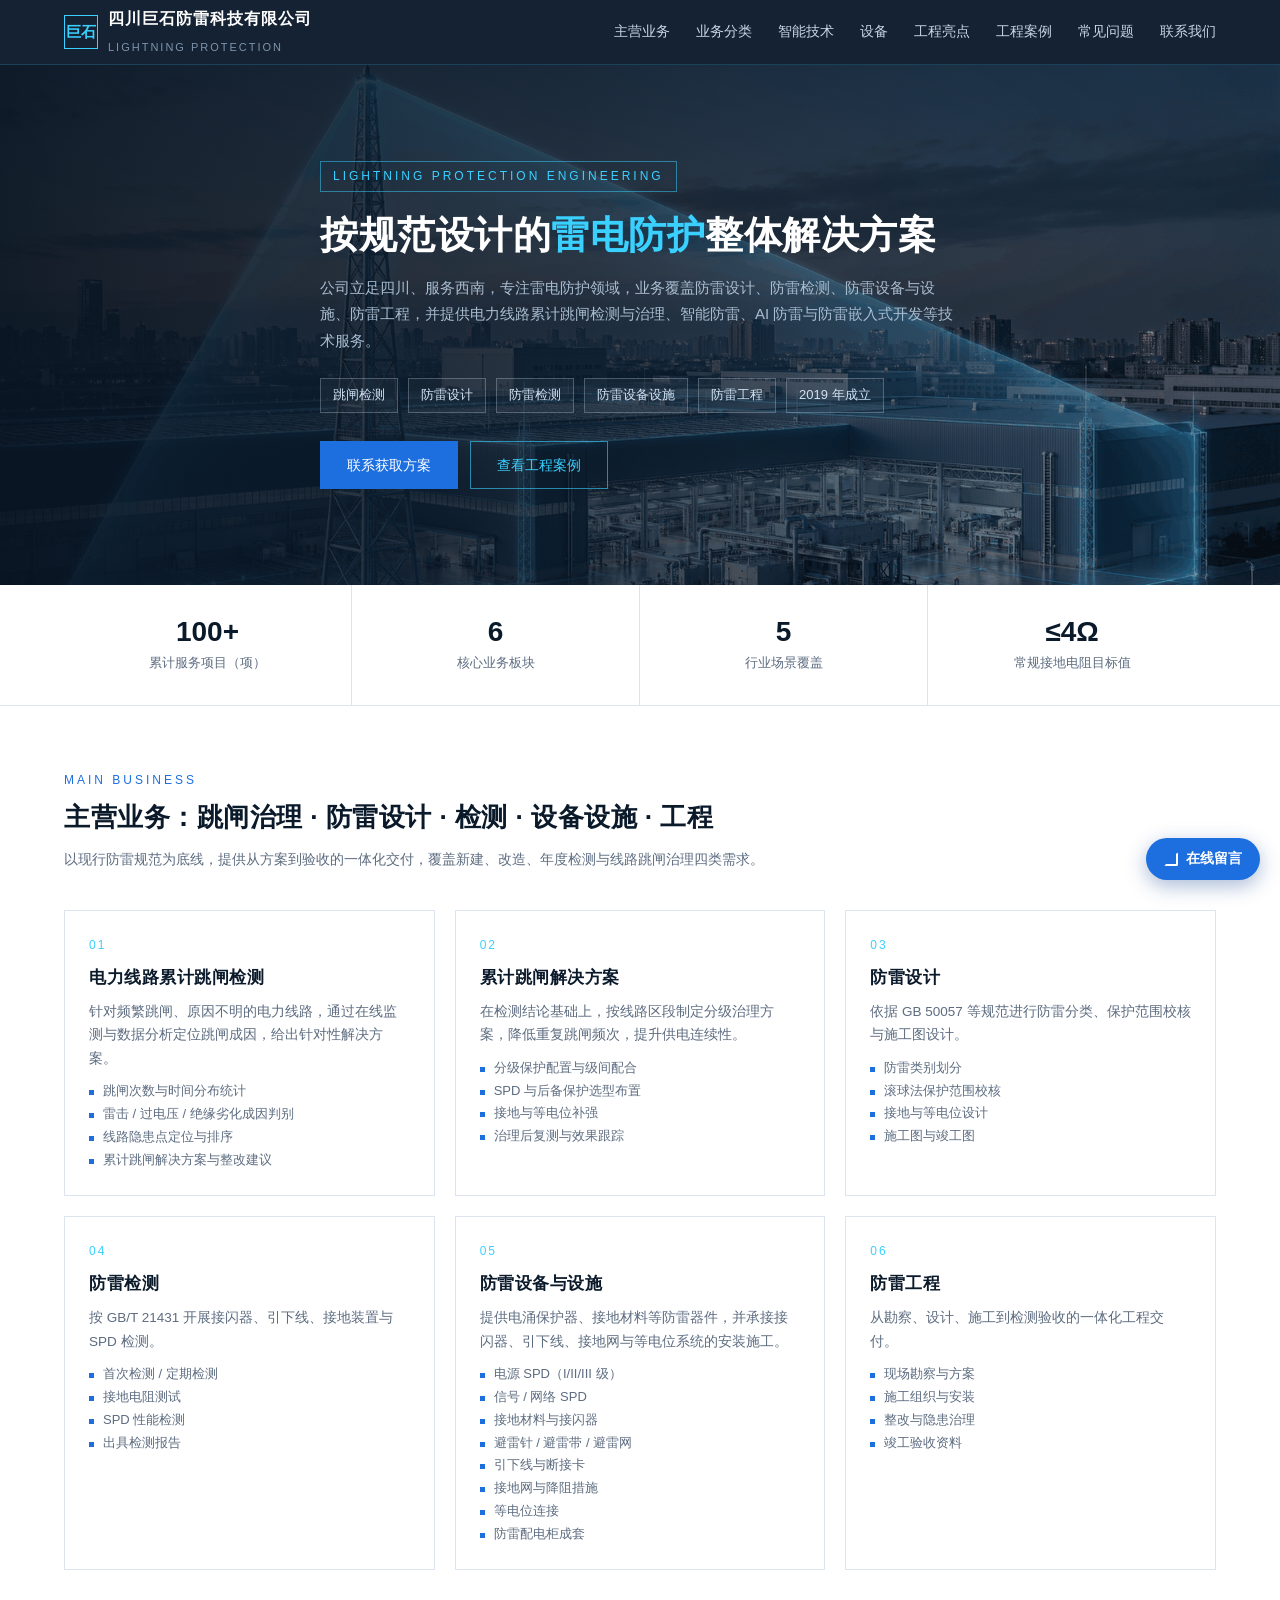
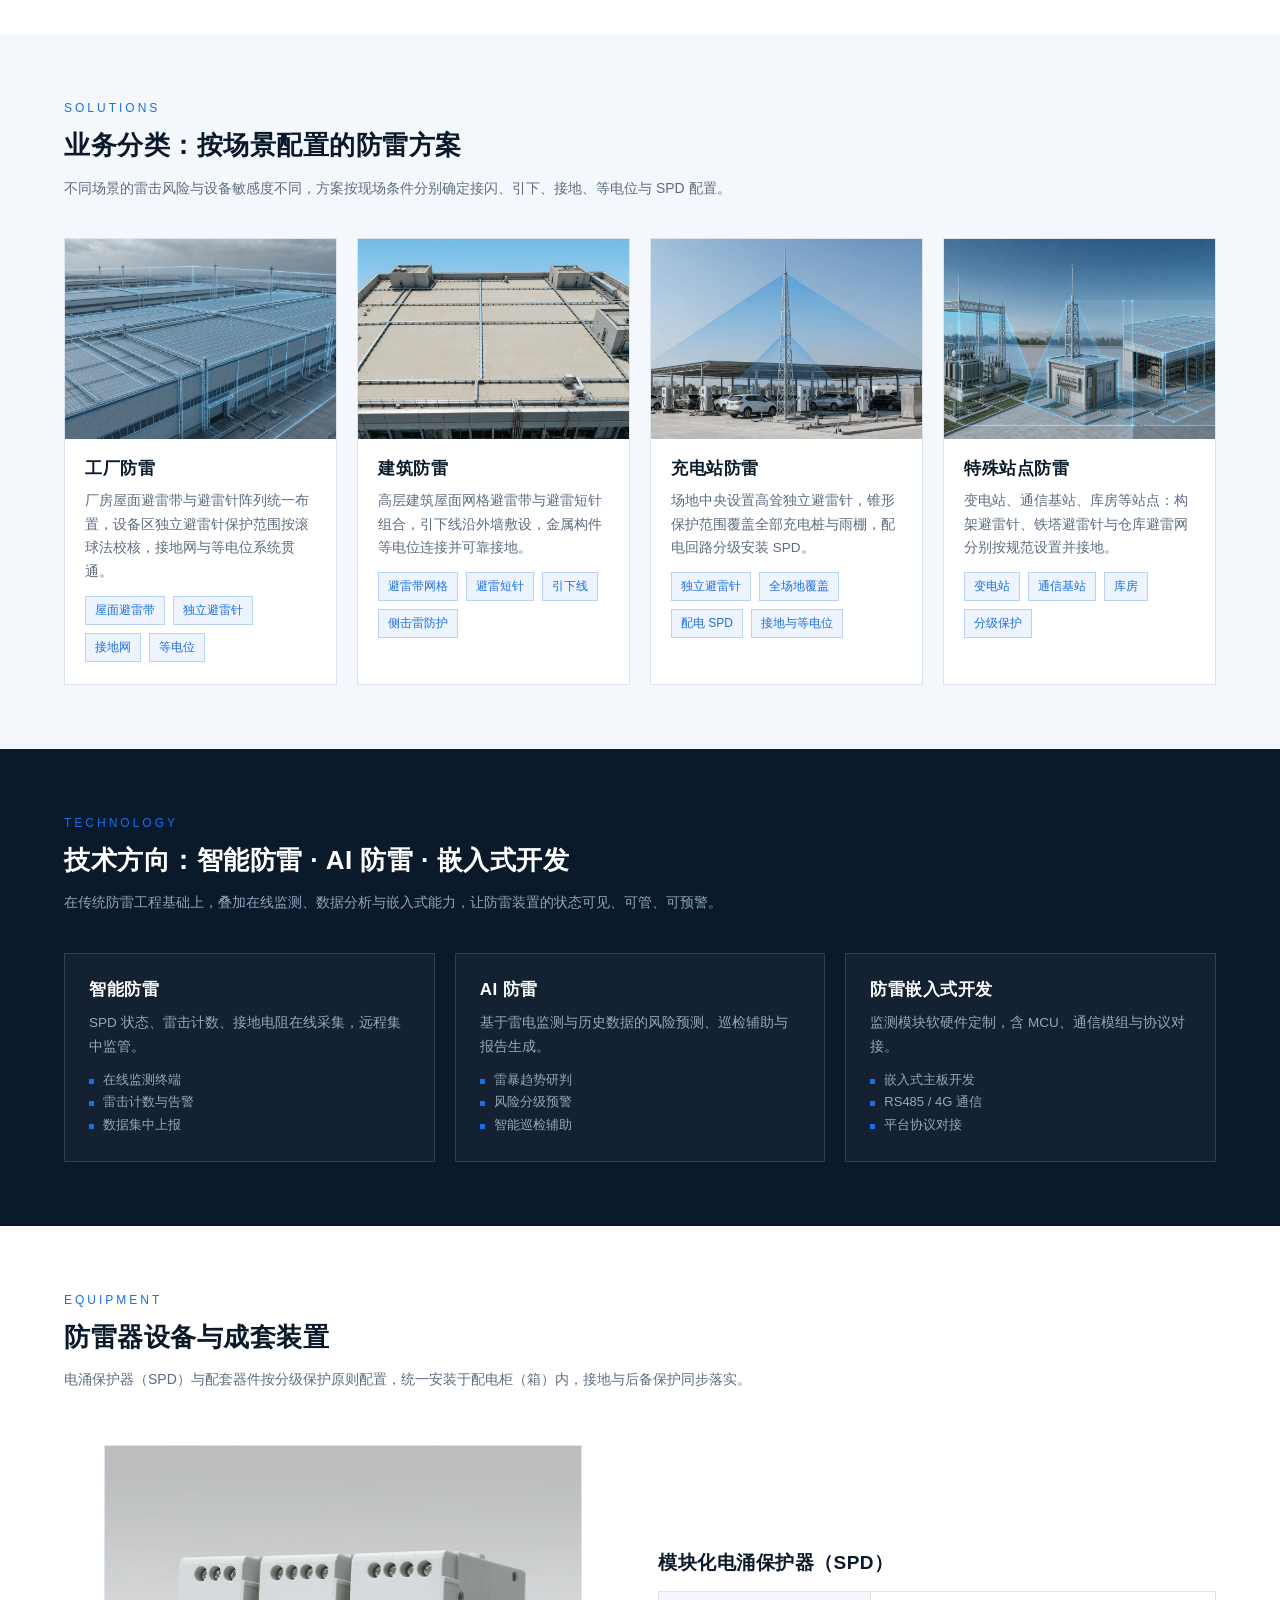
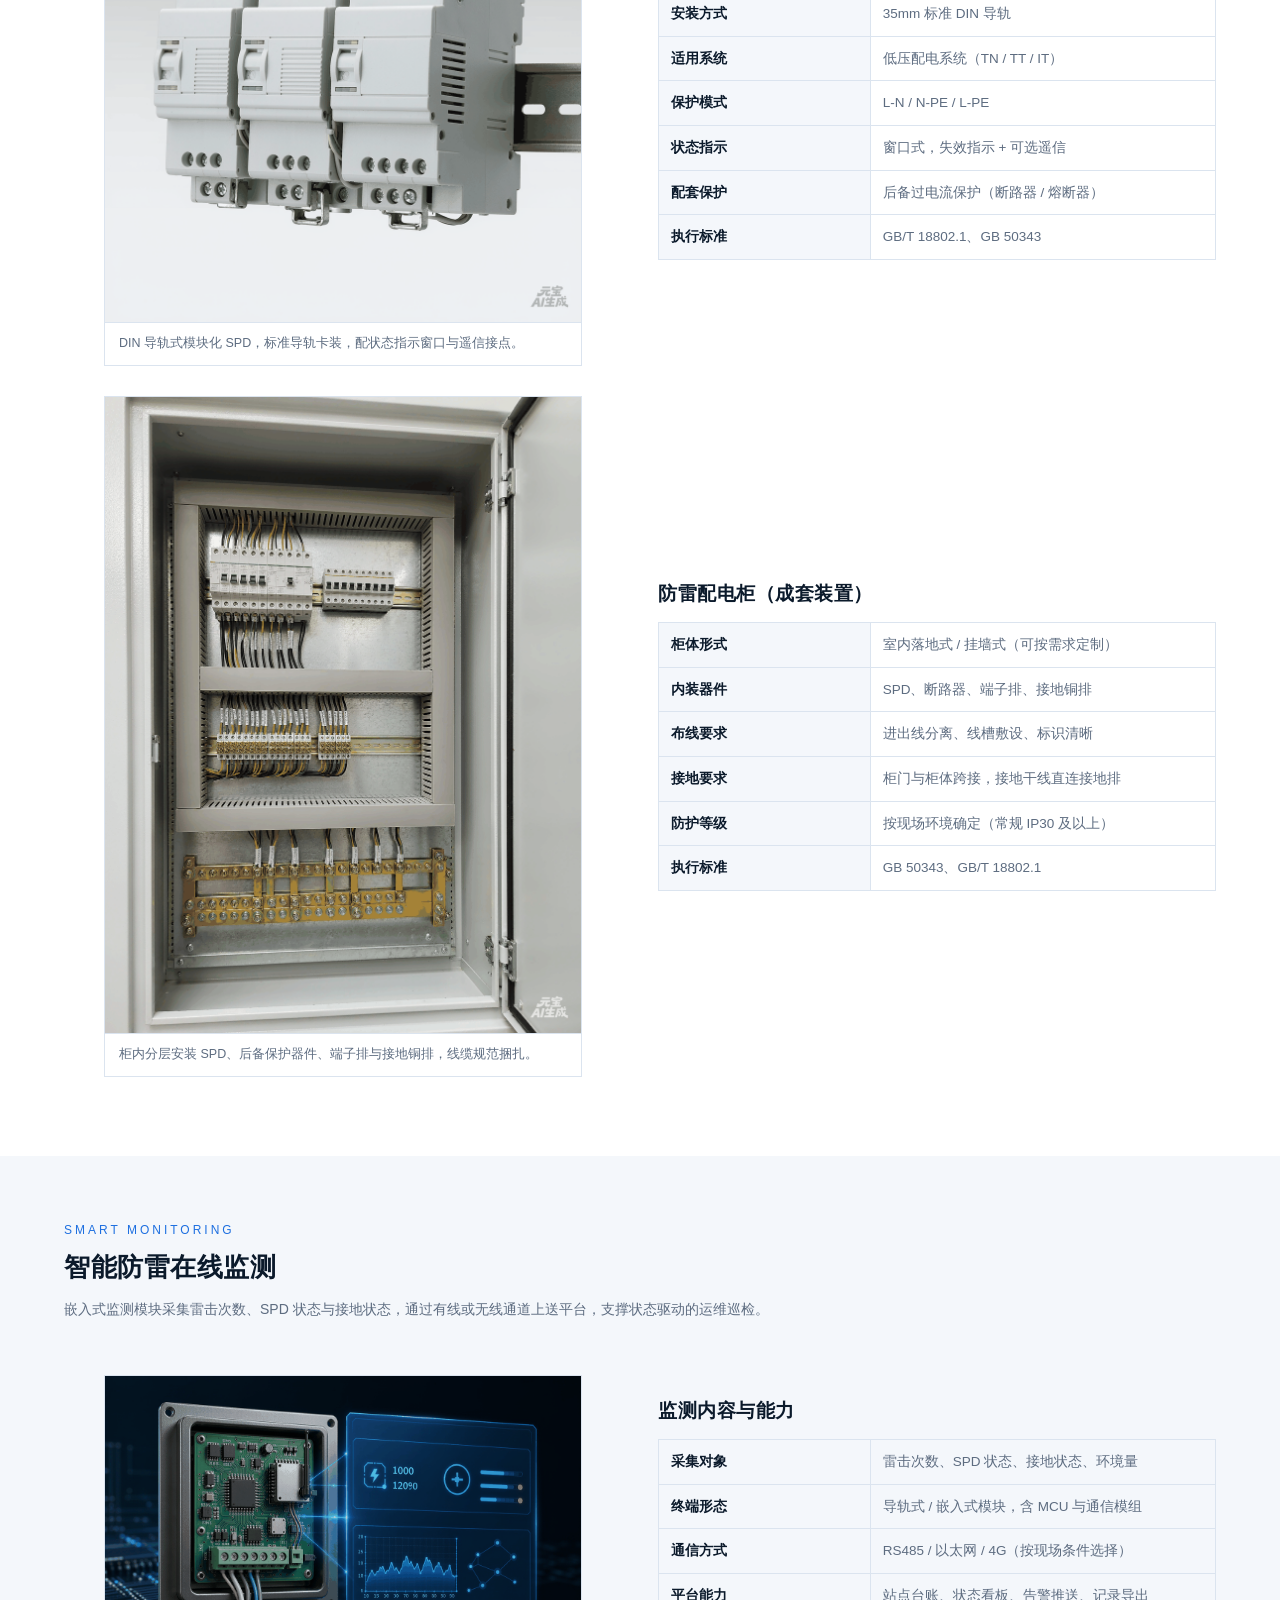
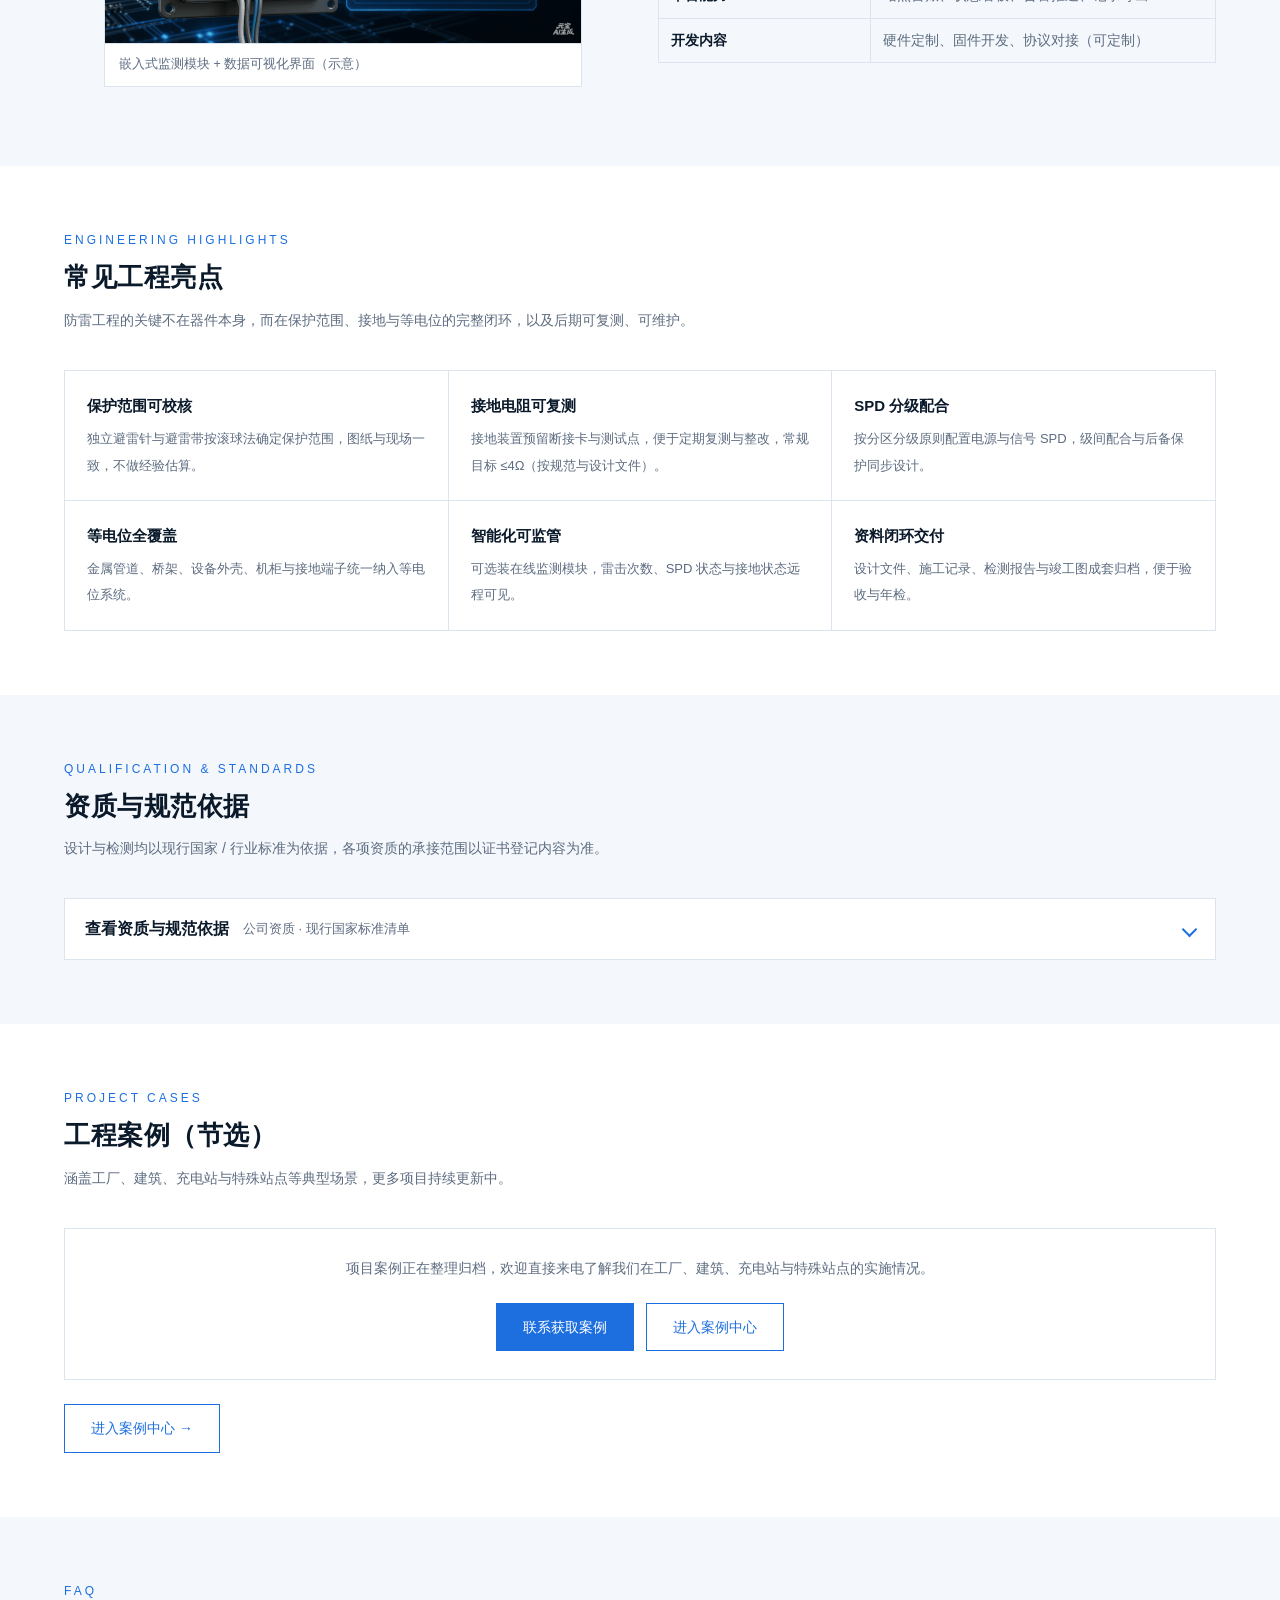
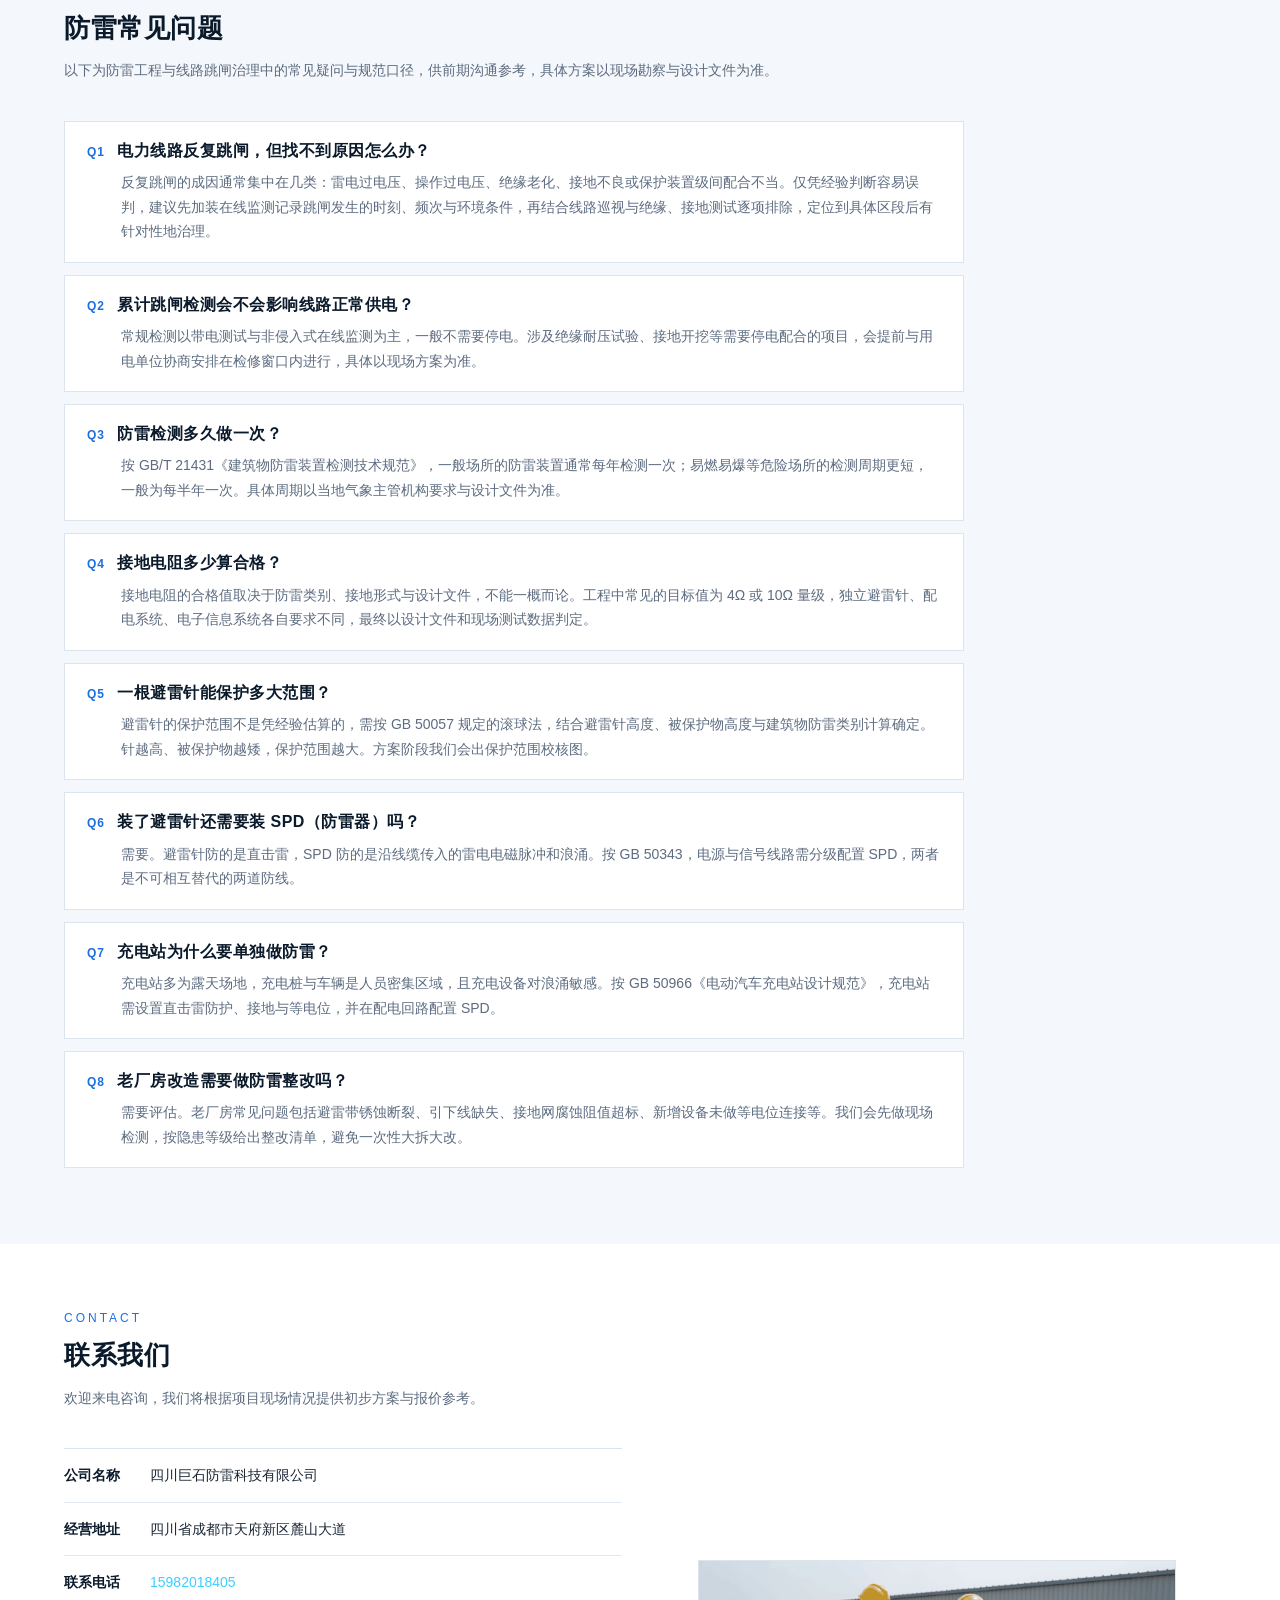
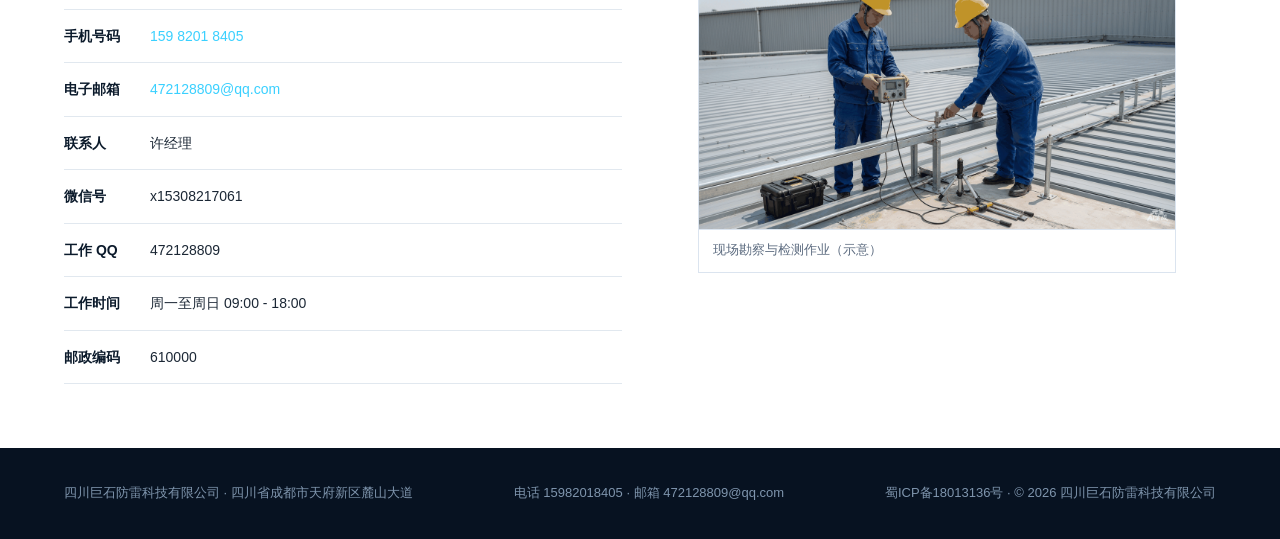
<file: index.html>
<!DOCTYPE html>
<html lang="zh-CN">
<head>
<meta charset="UTF-8">
<meta name="viewport" content="width=device-width, initial-scale=1">
<title>四川巨石防雷科技有限公司 | 防雷设计 · 防雷检测 · 防雷设备设施 · 防雷工程 · 线路跳闸治理</title>
<meta name="keywords" content="四川防雷,成都防雷,电力线路跳闸检测,累计跳闸解决方案,防雷设计,防雷检测,防雷设备,防雷工程,智能防雷,充电站防雷,工厂防雷,建筑物防雷">
<meta name="description" content="四川巨石防雷科技有限公司，提供防雷设计、防雷检测、防雷设备、防雷设施与防雷工程服务，覆盖工厂、建筑、充电站、变电站、基站、库房等场景，并开展智能防雷、AI 防雷与防雷嵌入式开发。">
<link rel="icon" href="favicon.ico" sizes="any">
<link rel="apple-touch-icon" href="assets/img/og-logo.png">
<link rel="stylesheet" href="assets/css/style.css">

<!-- SEO：canonical 与结构化数据静态写入，确保爬虫无需执行 JS 即可读到 -->
<link rel="canonical" href="https://jsfl.sumstc.com/">
<meta property="og:type" content="website">
<meta property="og:site_name" content="四川巨石防雷科技有限公司">
<meta property="og:locale" content="zh_CN">
<meta property="og:image" content="https://jsfl.sumstc.com/assets/img/hero-main.png">

<!-- 本地企业 + 服务项目 + 网站 + FAQ 结构化数据 -->
<script type="application/ld+json">{
  "@context": "https://schema.org",
  "@graph": [
    {
      "@type": [
        "LocalBusiness",
        "ProfessionalService"
      ],
      "@id": "https://jsfl.sumstc.com/#organization",
      "name": "四川巨石防雷科技有限公司",
      "alternateName": "巨石防雷",
      "description": "公司立足四川、服务西南，专注雷电防护领域，业务覆盖防雷设计、防雷检测、防雷设备与设施、防雷工程，并提供电力线路累计跳闸检测与治理、智能防雷、AI 防雷与防雷嵌入式开发等技术服务。",
      "url": "https://jsfl.sumstc.com/",
      "telephone": "15982018405",
      "email": "472128809@qq.com",
      "address": {
        "@type": "PostalAddress",
        "streetAddress": "四川省成都市天府新区麓山大道",
        "addressLocality": "成都市",
        "addressRegion": "四川省",
        "addressCountry": "CN",
        "postalCode": "610000"
      },
      "areaServed": [
        {
          "@type": "AdministrativeArea",
          "name": "四川省"
        },
        {
          "@type": "AdministrativeArea",
          "name": "成都市"
        }
      ],
      "knowsAbout": [
        "防雷设计",
        "防雷检测",
        "防雷设备",
        "防雷设施",
        "防雷工程",
        "智能防雷",
        "充电站防雷",
        "建筑物防雷"
      ],
      "openingHours": "周一至周日 09:00 - 18:00"
    },
    {
      "@type": "WebSite",
      "@id": "https://jsfl.sumstc.com/#website",
      "url": "https://jsfl.sumstc.com/",
      "name": "四川巨石防雷科技有限公司",
      "inLanguage": "zh-CN",
      "publisher": {
        "@id": "https://jsfl.sumstc.com/#organization"
      }
    },
    {
      "@type": "FAQPage",
      "@id": "https://jsfl.sumstc.com/#faq",
      "mainEntity": [
        {
          "@type": "Question",
          "name": "电力线路反复跳闸，但找不到原因怎么办？",
          "acceptedAnswer": {
            "@type": "Answer",
            "text": "反复跳闸的成因通常集中在几类：雷电过电压、操作过电压、绝缘老化、接地不良或保护装置级间配合不当。仅凭经验判断容易误判，建议先加装在线监测记录跳闸发生的时刻、频次与环境条件，再结合线路巡视与绝缘、接地测试逐项排除，定位到具体区段后有针对性地治理。"
          }
        },
        {
          "@type": "Question",
          "name": "累计跳闸检测会不会影响线路正常供电？",
          "acceptedAnswer": {
            "@type": "Answer",
            "text": "常规检测以带电测试与非侵入式在线监测为主，一般不需要停电。涉及绝缘耐压试验、接地开挖等需要停电配合的项目，会提前与用电单位协商安排在检修窗口内进行，具体以现场方案为准。"
          }
        },
        {
          "@type": "Question",
          "name": "防雷检测多久做一次？",
          "acceptedAnswer": {
            "@type": "Answer",
            "text": "按 GB/T 21431《建筑物防雷装置检测技术规范》，一般场所的防雷装置通常每年检测一次；易燃易爆等危险场所的检测周期更短，一般为每半年一次。具体周期以当地气象主管机构要求与设计文件为准。"
          }
        },
        {
          "@type": "Question",
          "name": "接地电阻多少算合格？",
          "acceptedAnswer": {
            "@type": "Answer",
            "text": "接地电阻的合格值取决于防雷类别、接地形式与设计文件，不能一概而论。工程中常见的目标值为 4Ω 或 10Ω 量级，独立避雷针、配电系统、电子信息系统各自要求不同，最终以设计文件和现场测试数据判定。"
          }
        },
        {
          "@type": "Question",
          "name": "一根避雷针能保护多大范围？",
          "acceptedAnswer": {
            "@type": "Answer",
            "text": "避雷针的保护范围不是凭经验估算的，需按 GB 50057 规定的滚球法，结合避雷针高度、被保护物高度与建筑物防雷类别计算确定。针越高、被保护物越矮，保护范围越大。方案阶段我们会出保护范围校核图。"
          }
        },
        {
          "@type": "Question",
          "name": "装了避雷针还需要装 SPD（防雷器）吗？",
          "acceptedAnswer": {
            "@type": "Answer",
            "text": "需要。避雷针防的是直击雷，SPD 防的是沿线缆传入的雷电电磁脉冲和浪涌。按 GB 50343，电源与信号线路需分级配置 SPD，两者是不可相互替代的两道防线。"
          }
        },
        {
          "@type": "Question",
          "name": "充电站为什么要单独做防雷？",
          "acceptedAnswer": {
            "@type": "Answer",
            "text": "充电站多为露天场地，充电桩与车辆是人员密集区域，且充电设备对浪涌敏感。按 GB 50966《电动汽车充电站设计规范》，充电站需设置直击雷防护、接地与等电位，并在配电回路配置 SPD。"
          }
        },
        {
          "@type": "Question",
          "name": "老厂房改造需要做防雷整改吗？",
          "acceptedAnswer": {
            "@type": "Answer",
            "text": "需要评估。老厂房常见问题包括避雷带锈蚀断裂、引下线缺失、接地网腐蚀阻值超标、新增设备未做等电位连接等。我们会先做现场检测，按隐患等级给出整改清单，避免一次性大拆大改。"
          }
        }
      ]
    },
    {
      "@type": "Service",
      "@id": "https://jsfl.sumstc.com/#service-",
      "name": "电力线路累计跳闸检测",
      "serviceType": "电力线路累计跳闸检测",
      "description": "针对频繁跳闸、原因不明的电力线路，通过在线监测与数据分析定位跳闸成因，给出针对性解决方案。",
      "provider": {
        "@id": "https://jsfl.sumstc.com/#organization"
      },
      "areaServed": {
        "@type": "AdministrativeArea",
        "name": "四川省、成都市"
      }
    },
    {
      "@type": "Service",
      "@id": "https://jsfl.sumstc.com/#service-",
      "name": "累计跳闸解决方案",
      "serviceType": "累计跳闸解决方案",
      "description": "在检测结论基础上，按线路区段制定分级治理方案，降低重复跳闸频次，提升供电连续性。",
      "provider": {
        "@id": "https://jsfl.sumstc.com/#organization"
      },
      "areaServed": {
        "@type": "AdministrativeArea",
        "name": "四川省、成都市"
      }
    },
    {
      "@type": "Service",
      "@id": "https://jsfl.sumstc.com/#service-",
      "name": "防雷设计",
      "serviceType": "防雷设计",
      "description": "依据 GB 50057 等规范进行防雷分类、保护范围校核与施工图设计。",
      "provider": {
        "@id": "https://jsfl.sumstc.com/#organization"
      },
      "areaServed": {
        "@type": "AdministrativeArea",
        "name": "四川省、成都市"
      }
    },
    {
      "@type": "Service",
      "@id": "https://jsfl.sumstc.com/#service-",
      "name": "防雷检测",
      "serviceType": "防雷检测",
      "description": "按 GB/T 21431 开展接闪器、引下线、接地装置与 SPD 检测。",
      "provider": {
        "@id": "https://jsfl.sumstc.com/#organization"
      },
      "areaServed": {
        "@type": "AdministrativeArea",
        "name": "四川省、成都市"
      }
    },
    {
      "@type": "Service",
      "@id": "https://jsfl.sumstc.com/#service-",
      "name": "防雷设备与设施",
      "serviceType": "防雷设备与设施",
      "description": "提供电涌保护器、接地材料等防雷器件，并承接接闪器、引下线、接地网与等电位系统的安装施工。",
      "provider": {
        "@id": "https://jsfl.sumstc.com/#organization"
      },
      "areaServed": {
        "@type": "AdministrativeArea",
        "name": "四川省、成都市"
      }
    },
    {
      "@type": "Service",
      "@id": "https://jsfl.sumstc.com/#service-",
      "name": "防雷工程",
      "serviceType": "防雷工程",
      "description": "从勘察、设计、施工到检测验收的一体化工程交付。",
      "provider": {
        "@id": "https://jsfl.sumstc.com/#organization"
      },
      "areaServed": {
        "@type": "AdministrativeArea",
        "name": "四川省、成都市"
      }
    }
  ]
}</script>
</head>
<body>

<!-- ============ 顶部导航 ============ -->
<header class="site-header">
  <div class="wrap nav">
    <a class="brand" href="index.html">
      <span class="brand-mark">巨石</span>
      <span>
        <span class="brand-name" data-field="company.name">四川巨石防雷科技有限公司</span><br>
        <span class="brand-sub">LIGHTNING PROTECTION</span>
      </span>
    </a>
    <button class="nav-toggle" type="button">菜单</button>
    <nav class="menu" id="main-menu">
      <a href="#business">主营业务</a>
      <a href="#solutions">业务分类</a>
      <a href="#smart-tech">智能技术</a>
      <a href="#products">设备</a>
      <a href="#highlights">工程亮点</a>
      <a href="#cases">工程案例</a>
      <a href="#faq">常见问题</a>
      <a href="#contact">联系我们</a>
    </nav>
  </div>
</header>

<!-- ============ Hero ============ -->
<section class="hero" id="top">
  <div class="hero-media">
    <img src="assets/img/hero-main.png" alt="智能制造园区与城市防雷保护范围示意">
    <div class="hero-mask"></div>
    <div class="hero-inner">
      <div class="wrap">
        <div class="hero-text">
          <span class="hero-tag">LIGHTNING PROTECTION ENGINEERING</span>
          <h1>按规范设计的<em>雷电防护</em>整体解决方案</h1>
          <p class="hero-desc" data-field="company.intro">公司立足四川、服务西南，专注雷电防护领域，业务覆盖防雷设计、防雷检测、防雷设备与设施、防雷工程，并提供电力线路累计跳闸检测与治理、智能防雷、AI 防雷与防雷嵌入式开发等技术服务。</p>
          <div class="hero-keys">
            <span>跳闸检测</span><span>防雷设计</span><span>防雷检测</span><span>防雷设备设施</span><span>防雷工程</span>
            <span data-field="company.foundYear" data-suffix=" 年成立">2016 年成立</span>
          </div>
          <div class="btn-row">
            <a class="btn" href="#contact">联系获取方案</a>
            <a class="btn btn-ghost" href="cases.html">查看工程案例</a>
          </div>
        </div>
      </div>
    </div>
  </div>
</section>

<!-- ============ 数据条 ============ -->
<section class="stats">
  <div class="wrap">
    <div class="stats-grid" id="stats-grid"></div>
  </div>
</section>

<!-- ============ 主营业务 ============ -->
<section class="section" id="business">
  <div class="wrap">
    <div class="head">
      <div class="kicker">MAIN BUSINESS</div>
      <h2>主营业务：跳闸治理 · 防雷设计 · 检测 · 设备设施 · 工程</h2>
      <p>以现行防雷规范为底线，提供从方案到验收的一体化交付，覆盖新建、改造、年度检测与线路跳闸治理四类需求。</p>
    </div>
    <div class="grid g3" id="main-biz-list"></div>
  </div>
</section>

<!-- ============ 业务分类 ============ -->
<section class="section section-alt" id="solutions">
  <div class="wrap">
    <div class="head">
      <div class="kicker">SOLUTIONS</div>
      <h2>业务分类：按场景配置的防雷方案</h2>
      <p>不同场景的雷击风险与设备敏感度不同，方案按现场条件分别确定接闪、引下、接地、等电位与 SPD 配置。</p>
    </div>
    <div class="grid g4" id="solutions-list"></div>
  </div>
</section>

<!-- ============ 次营业务 ============ -->
<section class="section section-dark" id="smart-tech">
  <div class="wrap">
    <div class="head">
      <div class="kicker">TECHNOLOGY</div>
      <h2>技术方向：智能防雷 · AI 防雷 · 嵌入式开发</h2>
      <p>在传统防雷工程基础上，叠加在线监测、数据分析与嵌入式能力，让防雷装置的状态可见、可管、可预警。</p>
    </div>
    <div class="grid g3" id="sub-biz-list"></div>
  </div>
</section>

<!-- ============ 防雷器设备 ============ -->
<section class="section" id="products">
  <div class="wrap">
    <div class="head">
      <div class="kicker">EQUIPMENT</div>
      <h2>防雷器设备与成套装置</h2>
      <p>电涌保护器（SPD）与配套器件按分级保护原则配置，统一安装于配电柜（箱）内，接地与后备保护同步落实。</p>
    </div>
    <div id="products-list"></div>
  </div>
</section>

<!-- ============ 智能科技 ============ -->
<section class="section section-alt" id="smart">
  <div class="wrap">
    <div class="head">
      <div class="kicker">SMART MONITORING</div>
      <h2>智能防雷在线监测</h2>
      <p>嵌入式监测模块采集雷击次数、SPD 状态与接地状态，通过有线或无线通道上送平台，支撑状态驱动的运维巡检。</p>
    </div>
    <div class="prod">
      <figure class="prod-img">
        <img src="assets/img/smart-monitor.png" alt="智能防雷嵌入式监测模块与数据可视化界面" loading="lazy">
        <figcaption>嵌入式监测模块 + 数据可视化界面（示意）</figcaption>
      </figure>
      <div>
        <h3 style="font-size:19px;color:var(--ink);margin-bottom:14px;">监测内容与能力</h3>
        <table class="spec"><tbody>
          <tr><th>采集对象</th><td>雷击次数、SPD 状态、接地状态、环境量</td></tr>
          <tr><th>终端形态</th><td>导轨式 / 嵌入式模块，含 MCU 与通信模组</td></tr>
          <tr><th>通信方式</th><td>RS485 / 以太网 / 4G（按现场条件选择）</td></tr>
          <tr><th>平台能力</th><td>站点台账、状态看板、告警推送、记录导出</td></tr>
          <tr><th>开发内容</th><td>硬件定制、固件开发、协议对接（可定制）</td></tr>
        </tbody></table>
      </div>
    </div>
  </div>
</section>

<!-- ============ 工程亮点 ============ -->
<section class="section" id="highlights">
  <div class="wrap">
    <div class="head">
      <div class="kicker">ENGINEERING HIGHLIGHTS</div>
      <h2>常见工程亮点</h2>
      <p>防雷工程的关键不在器件本身，而在保护范围、接地与等电位的完整闭环，以及后期可复测、可维护。</p>
    </div>
    <div id="highlights-list"></div>
  </div>
</section>

<!-- ============ 资质与规范 ============ -->
<section class="section section-alt" id="qualifications">
  <div class="wrap">
    <div class="head">
      <div class="kicker">QUALIFICATION &amp; STANDARDS</div>
      <h2>资质与规范依据</h2>
      <p>设计与检测均以现行国家 / 行业标准为依据，各项资质的承接范围以证书登记内容为准。</p>
    </div>
    <!-- 资质与规范默认折叠：内容仍在 DOM 中，爬虫可正常抓取；访客按需展开，页面更清爽。
         注意：不要给 <details> 加 hidden 或 display:none，那样会导致爬虫抓不到。 -->
    <details class="fold" id="qual-fold">
      <summary>
        <span class="fold-title">查看资质与规范依据</span>
        <span class="fold-hint">公司资质 · 现行国家标准清单</span>
        <span class="fold-icon" aria-hidden="true"></span>
      </summary>
      <div class="fold-body">
        <div id="qual-list"></div>
        <div id="std-list" style="margin-top:24px;"></div>
      </div>
    </details>
  </div>
</section>

<!-- ============ 工程案例 ============ -->
<section class="section" id="cases">
  <div class="wrap">
    <div class="head">
      <div class="kicker">PROJECT CASES</div>
      <h2>工程案例（节选）</h2>
      <p>涵盖工厂、建筑、充电站与特殊站点等典型场景，更多项目持续更新中。</p>
    </div>
    <div id="case-preview"></div>
    <div style="margin-top:24px;">
      <a class="btn btn-ghost" style="border-color:var(--blue);color:var(--blue);" href="cases.html">进入案例中心 →</a>
    </div>
  </div>
</section>

<!-- ============ 常见问题 ============ -->
<section class="section section-alt" id="faq">
  <div class="wrap">
    <div class="head">
      <div class="kicker">FAQ</div>
      <h2>防雷常见问题</h2>
      <p>以下为防雷工程与线路跳闸治理中的常见疑问与规范口径，供前期沟通参考，具体方案以现场勘察与设计文件为准。</p>
    </div>
    <div class="faq" id="faq-list"></div>
  </div>
</section>

<!-- ============ 联系方式 ============ -->
<section class="section" id="contact">
  <div class="wrap">
    <div class="head">
      <div class="kicker">CONTACT</div>
      <h2>联系我们</h2>
      <p>欢迎来电咨询，我们将根据项目现场情况提供初步方案与报价参考。</p>
    </div>
    <div class="prod">
      <div>
        <ul class="contact-list" style="border-top:1px solid var(--line);">
          <li><b style="color:var(--ink);">公司名称</b><span style="color:var(--text);" data-field="company.name">四川巨石防雷科技有限公司</span></li>
          <li><b style="color:var(--ink);">经营地址</b><span style="color:var(--text);" data-field="contact.address">四川省成都市天府新区麓山大道</span></li>
          <li><b style="color:var(--ink);">联系电话</b><span style="color:var(--text);"><a data-field="contact.phone" data-href-field="contact.phoneHref" href="tel:+8615982018405">15982018405</a></span></li>
          <li><b style="color:var(--ink);">手机号码</b><span style="color:var(--text);"><a data-field="contact.mobile" data-href-field="contact.mobileHref" href="tel:+8615982018405">159 8201 8405</a></span></li>
          <li><b style="color:var(--ink);">电子邮箱</b><span style="color:var(--text);"><a data-field="contact.email" data-href-field="contact.emailHref" href="mailto:472128809@qq.com">472128809@qq.com</a></span></li>
          <li><b style="color:var(--ink);">联系人</b><span style="color:var(--text);" data-field="contact.contactPerson">许经理</span></li>
          <li><b style="color:var(--ink);">微信号</b><span style="color:var(--text);" data-field="contact.wechat">x15308217061</span></li>
          <li><b style="color:var(--ink);">工作 QQ</b><span style="color:var(--text);" data-field="contact.qq">472128809</span></li>
          <li><b style="color:var(--ink);">工作时间</b><span style="color:var(--text);" data-field="contact.workTime">周一至周日 09:00 - 18:00</span></li>
          <li><b style="color:var(--ink);">邮政编码</b><span style="color:var(--text);" data-field="contact.postcode">610000</span></li>
        </ul>
      </div>
      <figure class="prod-img">
        <img src="assets/img/service-testing.png" alt="防雷检测现场作业" loading="lazy">
        <figcaption>现场勘察与检测作业（示意）</figcaption>
      </figure>
    </div>
  </div>
</section>

<!-- ============ 页脚 ============ -->
<footer class="site-footer">
  <div class="wrap foot-wrap">
    <div>
      <span data-field="company.name">四川巨石防雷科技有限公司</span> ·
      <span data-field="contact.address">四川省成都市天府新区麓山大道</span>
    </div>
    <div>
      电话 <a data-field="contact.phone" data-href-field="contact.phoneHref" href="tel:+8615982018405">15982018405</a> ·
      邮箱 <a data-field="contact.email" data-href-field="contact.emailHref" href="mailto:472128809@qq.com">472128809@qq.com</a>
    </div>
    <div>
      <span data-field="legal.icp">蜀ICP备18013136号</span> ·
      © <span id="year">2026</span> <span data-field="legal.copyright">四川巨石防雷科技有限公司</span>
    </div>
  </div>
</footer>

<!-- ============ 在线留言浮窗（常驻右下角，随时可点开） ============ -->
<!-- MSG-FLOAT:START  本段由 build.js 提取复用到 cases.html 与全部案例页，改这里即可全站同步 -->
<div class="msg-float" id="message">
  <!-- 悬浮按钮 -->
  <button class="msg-fab" id="msg-fab" type="button" aria-expanded="false" aria-controls="msg-panel">
    <span class="msg-fab-icon" aria-hidden="true"></span>
    <span class="msg-fab-text">在线留言</span>
  </button>

  <!-- 展开面板 -->
  <div class="msg-panel" id="msg-panel" role="dialog" aria-label="在线留言" aria-modal="false">
    <div class="msg-panel-head">
      <div>
        <b>在线留言</b>
        <span>留下需求与联系方式，我们会尽快与您联系</span>
      </div>
      <button class="msg-close" id="msg-close" type="button" aria-label="收起留言">×</button>
    </div>

    <div class="msg-panel-body">
      <form class="form" id="msg-form" novalidate>
        <p class="msg-tip">留下需求与联系方式，我们会尽快与您联系。</p>
        <div class="frow" id="row-name">
          <label for="f-name">姓名 <i>*</i></label>
          <input id="f-name" name="name" type="text" maxlength="30" placeholder="请输入您的姓名">
          <div class="err">请填写姓名（2-30 字）</div>
        </div>
        <div class="frow">
          <label for="f-org">单位名称</label>
          <input id="f-org" name="org" type="text" maxlength="60" placeholder="选填">
        </div>
        <div class="frow" id="row-phone">
          <label for="f-phone">联系电话 <i>*</i></label>
          <input id="f-phone" name="phone" type="text" maxlength="20" placeholder="请输入手机号或带区号固话">
          <div class="err">请填写有效的联系电话（手机号或带区号的固话）</div>
        </div>
        <div class="frow" id="row-email">
          <label for="f-email">电子邮箱</label>
          <input id="f-email" name="email" type="text" maxlength="60" placeholder="选填，便于我们邮件回复您">
          <div class="err">邮箱格式不正确（可留空）</div>
        </div>
        <div class="frow">
          <label for="f-need">需求类型</label>
          <select id="f-need" name="need">
            <option value="防雷设计">防雷设计</option>
            <option value="防雷检测">防雷检测</option>
            <option value="防雷设备与设施">防雷设备与设施</option>
            <option value="防雷工程">防雷工程</option>
            <option value="电力线路跳闸检测">电力线路跳闸检测</option>
            <option value="累计跳闸解决方案">累计跳闸解决方案</option>
            <option value="智能防雷">智能防雷 / AI 防雷 / 嵌入式开发</option>
            <option value="其他">其他</option>
          </select>
        </div>
        <div class="frow" id="row-content">
          <label for="f-content">留言内容 <i>*</i></label>
          <textarea id="f-content" name="content" maxlength="500" placeholder="请简述项目地点、建筑或设备情况与需求"></textarea>
          <div class="err">留言内容请控制在 5-500 字</div>
        </div>
        <div class="consent">
          <input id="f-consent" name="consent" type="checkbox">
          <label for="f-consent" style="font-weight:400;">我已阅读并同意：所填信息仅用于业务联系，不作其他用途。</label>
        </div>
        <button class="btn submit" type="submit">提交留言</button>
        <div class="result" id="msg-result"></div>
        <p class="msg-hint" id="msg-token-hint"></p>
        <span id="mail-status" hidden></span>
      </form>
    </div>
  </div>
</div>
<!-- MSG-FLOAT:END -->

<script src="assets/js/config.js"></script>
<script src="assets/js/cases-data.js"></script>
<script src="assets/js/main.js"></script>
<script src="assets/js/message.js"></script>
</body>
</html>
</file>
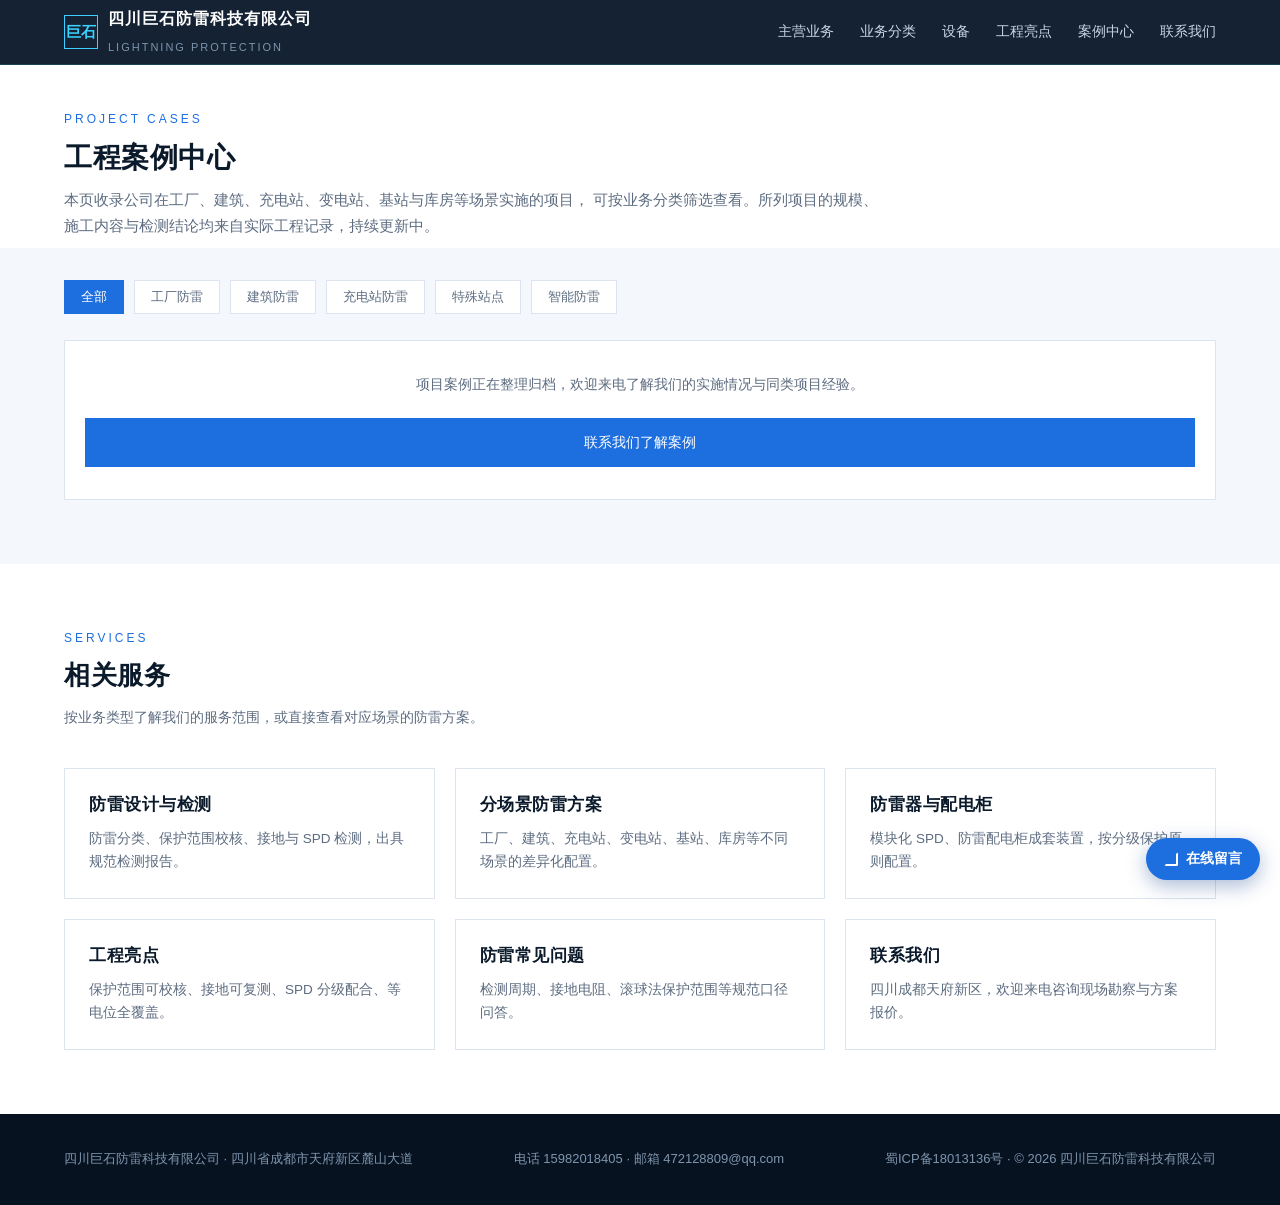
<file: cases.html>
<!DOCTYPE html>
<html lang="zh-CN">
<head>
<meta charset="UTF-8">
<meta name="viewport" content="width=device-width, initial-scale=1">
<title>工程案例中心 | 四川巨石防雷科技有限公司</title>
<meta name="keywords" content="防雷工程案例,工厂防雷,建筑防雷,充电站防雷,变电站防雷,基站防雷,库房防雷,智能防雷">
<meta name="description" content="四川巨石防雷科技有限公司工程案例中心，涵盖工厂防雷、建筑防雷、充电站防雷、变电站、基站、库房及智能防雷在线监测等项目实例。">
<link rel="icon" href="favicon.ico" sizes="any">
<link rel="apple-touch-icon" href="assets/img/og-logo.png">
<link rel="stylesheet" href="assets/css/style.css">
<link rel="canonical" href="https://jsfl.sumstc.com/cases.html">
<meta property="og:type" content="website">
<meta property="og:site_name" content="四川巨石防雷科技有限公司">
<meta property="og:locale" content="zh_CN">
</head>
<body>

<header class="site-header">
  <div class="wrap nav">
    <a class="brand" href="index.html">
      <span class="brand-mark">巨石</span>
      <span>
        <span class="brand-name" data-field="company.name">四川巨石防雷科技有限公司</span><br>
        <span class="brand-sub">LIGHTNING PROTECTION</span>
      </span>
    </a>
    <button class="nav-toggle" type="button">菜单</button>
    <nav class="menu" id="main-menu">
      <a href="index.html#business">主营业务</a>
      <a href="index.html#solutions">业务分类</a>
      <a href="index.html#products">设备</a>
      <a href="index.html#highlights">工程亮点</a>
      <a href="cases.html">案例中心</a>
      <a href="index.html#contact">联系我们</a>
    </nav>
  </div>
</header>

<!-- ============ 案例页头 ============ -->
<section class="section" style="padding:44px 0 8px;">
  <div class="wrap">
    <div class="kicker" style="font-size:12px;letter-spacing:3px;color:var(--blue);margin-bottom:8px;">PROJECT CASES</div>
    <h1 style="font-size:28px;color:var(--ink);margin-bottom:10px;">工程案例中心</h1>
    <p style="color:var(--muted);max-width:820px;">
      本页收录公司在工厂、建筑、充电站、变电站、基站与库房等场景实施的项目，
      可按业务分类筛选查看。所列项目的规模、施工内容与检测结论均来自实际工程记录，持续更新中。
    </p>
  </div>
</section>

<!-- ============ 案例列表 ============ -->
<section class="section section-alt" id="case-center" style="padding-top:32px;">
  <div class="wrap">
    <div class="filter" id="case-filter"></div>
    <div id="case-list"></div>
  </div>
</section>

<!-- ============ 业务入口（内链，便于爬虫发现更多页面） ============ -->
<section class="section">
  <div class="wrap">
    <div class="head">
      <div class="kicker">SERVICES</div>
      <h2>相关服务</h2>
      <p>按业务类型了解我们的服务范围，或直接查看对应场景的防雷方案。</p>
    </div>
    <div class="grid g3">
      <a class="card" href="index.html#business" style="text-decoration:none;">
        <h3>防雷设计与检测</h3>
        <p>防雷分类、保护范围校核、接地与 SPD 检测，出具规范检测报告。</p>
      </a>
      <a class="card" href="index.html#solutions" style="text-decoration:none;">
        <h3>分场景防雷方案</h3>
        <p>工厂、建筑、充电站、变电站、基站、库房等不同场景的差异化配置。</p>
      </a>
      <a class="card" href="index.html#products" style="text-decoration:none;">
        <h3>防雷器与配电柜</h3>
        <p>模块化 SPD、防雷配电柜成套装置，按分级保护原则配置。</p>
      </a>
      <a class="card" href="index.html#highlights" style="text-decoration:none;">
        <h3>工程亮点</h3>
        <p>保护范围可校核、接地可复测、SPD 分级配合、等电位全覆盖。</p>
      </a>
      <a class="card" href="index.html#faq" style="text-decoration:none;">
        <h3>防雷常见问题</h3>
        <p>检测周期、接地电阻、滚球法保护范围等规范口径问答。</p>
      </a>
      <a class="card" href="index.html#contact" style="text-decoration:none;">
        <h3>联系我们</h3>
        <p>四川成都天府新区，欢迎来电咨询现场勘察与方案报价。</p>
      </a>
    </div>
  </div>
</section>

<footer class="site-footer">
  <div class="wrap foot-wrap">
    <div>
      <span data-field="company.name">四川巨石防雷科技有限公司</span> ·
      <span data-field="contact.address">四川省成都市天府新区麓山大道</span>
    </div>
    <div>
      电话 <a data-field="contact.phone" data-href-field="contact.phoneHref" href="tel:+8615982018405">15982018405</a> ·
      邮箱 <a data-field="contact.email" data-href-field="contact.emailHref" href="mailto:472128809@qq.com">472128809@qq.com</a>
    </div>
    <div>
      <span data-field="legal.icp">蜀ICP备18013136号</span> ·
      © <span id="year">2026</span> <span data-field="legal.copyright">四川巨石防雷科技有限公司</span>
    </div>
  </div>
</footer>

<!-- ============ 在线留言浮窗（常驻右下角，随时可点开） ============ -->
<!-- 在线留言浮窗（由 build.js 从 index.html 同步，请勿手改本文件，改 index.html 后重跑构建） -->
<!-- MSG-FLOAT:START  本段由 build.js 提取复用到 cases.html 与全部案例页，改这里即可全站同步 -->
<div class="msg-float" id="message">
  <!-- 悬浮按钮 -->
  <button class="msg-fab" id="msg-fab" type="button" aria-expanded="false" aria-controls="msg-panel">
    <span class="msg-fab-icon" aria-hidden="true"></span>
    <span class="msg-fab-text">在线留言</span>
  </button>

  <!-- 展开面板 -->
  <div class="msg-panel" id="msg-panel" role="dialog" aria-label="在线留言" aria-modal="false">
    <div class="msg-panel-head">
      <div>
        <b>在线留言</b>
        <span>留下需求与联系方式，我们会尽快与您联系</span>
      </div>
      <button class="msg-close" id="msg-close" type="button" aria-label="收起留言">×</button>
    </div>

    <div class="msg-panel-body">
      <form class="form" id="msg-form" novalidate>
        <p class="msg-tip">留下需求与联系方式，我们会尽快与您联系。</p>
        <div class="frow" id="row-name">
          <label for="f-name">姓名 <i>*</i></label>
          <input id="f-name" name="name" type="text" maxlength="30" placeholder="请输入您的姓名">
          <div class="err">请填写姓名（2-30 字）</div>
        </div>
        <div class="frow">
          <label for="f-org">单位名称</label>
          <input id="f-org" name="org" type="text" maxlength="60" placeholder="选填">
        </div>
        <div class="frow" id="row-phone">
          <label for="f-phone">联系电话 <i>*</i></label>
          <input id="f-phone" name="phone" type="text" maxlength="20" placeholder="请输入手机号或带区号固话">
          <div class="err">请填写有效的联系电话（手机号或带区号的固话）</div>
        </div>
        <div class="frow" id="row-email">
          <label for="f-email">电子邮箱</label>
          <input id="f-email" name="email" type="text" maxlength="60" placeholder="选填，便于我们邮件回复您">
          <div class="err">邮箱格式不正确（可留空）</div>
        </div>
        <div class="frow">
          <label for="f-need">需求类型</label>
          <select id="f-need" name="need">
            <option value="防雷设计">防雷设计</option>
            <option value="防雷检测">防雷检测</option>
            <option value="防雷设备与设施">防雷设备与设施</option>
            <option value="防雷工程">防雷工程</option>
            <option value="电力线路跳闸检测">电力线路跳闸检测</option>
            <option value="累计跳闸解决方案">累计跳闸解决方案</option>
            <option value="智能防雷">智能防雷 / AI 防雷 / 嵌入式开发</option>
            <option value="其他">其他</option>
          </select>
        </div>
        <div class="frow" id="row-content">
          <label for="f-content">留言内容 <i>*</i></label>
          <textarea id="f-content" name="content" maxlength="500" placeholder="请简述项目地点、建筑或设备情况与需求"></textarea>
          <div class="err">留言内容请控制在 5-500 字</div>
        </div>
        <div class="consent">
          <input id="f-consent" name="consent" type="checkbox">
          <label for="f-consent" style="font-weight:400;">我已阅读并同意：所填信息仅用于业务联系，不作其他用途。</label>
        </div>
        <button class="btn submit" type="submit">提交留言</button>
        <div class="result" id="msg-result"></div>
        <p class="msg-hint" id="msg-token-hint"></p>
        <span id="mail-status" hidden></span>
      </form>
    </div>
  </div>
</div>
<!-- MSG-FLOAT:END -->


<script src="assets/js/config.js"></script>
<script src="assets/js/cases-data.js"></script>
<script src="assets/js/main.js"></script>
<script src="assets/js/message.js"></script>
</body>
</html>
</file>
<file: assets/css/style.css>
/* 四川巨石防雷科技有限公司 - 静态站样式
   设计原则：简洁 / 严谨 / 科技感。不使用动画、渐变流动、位移特效，仅保留 hover 变色与边框变化。 */

:root{
  --ink:#0b1a2b;
  --ink-2:#12253c;
  --blue:#1d6fe0;
  --blue-dark:#155bb8;
  --cyan:#3ad0ff;
  --light:#f4f7fb;
  --line:#dbe4ef;
  --text:#1b2735;
  --muted:#5d6c80;
  --ok:#178a4c;
  --warn:#c0392b;
  --radius:4px;
  --maxw:1200px;
}

*{box-sizing:border-box;}
html,body{margin:0;padding:0;}
body{
  font-family:"PingFang SC","Microsoft YaHei","Hiragino Sans GB","Source Han Sans SC",Arial,sans-serif;
  color:var(--text);
  background:#fff;
  font-size:15px;
  line-height:1.75;
  -webkit-font-smoothing:antialiased;
}
img{max-width:100%;display:block;}
a{color:var(--blue);text-decoration:none;}
a:hover{color:var(--blue-dark);}
h1,h2,h3,h4{margin:0;line-height:1.4;font-weight:600;letter-spacing:.5px;}
p{margin:0;}
ul{margin:0;padding:0;list-style:none;}

.wrap{max-width:var(--maxw);margin:0 auto;padding:0 24px;}
.section{padding:64px 0;}
.section-alt{background:var(--light);}
.section-dark{background:var(--ink);color:#c8d6e5;}

/* ---------- 顶部导航 ---------- */
.site-header{
  position:sticky;top:0;z-index:50;
  background:rgba(11,26,43,.96);
  border-bottom:1px solid rgba(58,208,255,.18);
}
.nav{display:flex;align-items:center;justify-content:space-between;height:64px;}
.brand{display:flex;align-items:center;gap:10px;color:#fff;}
.brand-mark{
  width:34px;height:34px;flex:0 0 34px;
  border:1px solid var(--cyan);
  display:flex;align-items:center;justify-content:center;
  color:var(--cyan);font-size:15px;font-weight:700;letter-spacing:0;
}
.brand-name{font-size:16px;font-weight:600;letter-spacing:1px;}
.brand-sub{font-size:11px;color:#7f95ad;letter-spacing:2px;}
.menu{display:flex;gap:26px;}
.menu a{color:#c8d6e5;font-size:14px;padding:4px 0;border-bottom:2px solid transparent;}
.menu a:hover{color:#fff;border-bottom-color:var(--cyan);}
.nav-toggle{display:none;background:none;border:1px solid #456;color:#c8d6e5;padding:6px 10px;cursor:pointer;}

/* ---------- Hero ---------- */
.hero{position:relative;background:var(--ink);color:#fff;}
.hero-media{position:relative;height:520px;overflow:hidden;}
.hero-media img{width:100%;height:100%;object-fit:cover;}
.hero-mask{
  position:absolute;inset:0;
  background:linear-gradient(90deg,rgba(8,20,34,.94) 0%,rgba(8,20,34,.72) 45%,rgba(8,20,34,.30) 100%);
}
.hero-inner{position:absolute;inset:0;display:flex;align-items:center;}
.hero-text{max-width:640px;}
.hero-tag{
  display:inline-block;font-size:12px;letter-spacing:3px;color:var(--cyan);
  border:1px solid rgba(58,208,255,.5);padding:4px 12px;margin-bottom:18px;
}
.hero h1{font-size:38px;line-height:1.35;margin-bottom:14px;}
.hero h1 em{font-style:normal;color:var(--cyan);}
.hero-desc{color:#a9bdd1;font-size:15px;margin-bottom:24px;}
.hero-keys{display:flex;flex-wrap:wrap;gap:10px;margin-bottom:28px;}
.hero-keys span{
  font-size:13px;color:#cfe2f5;border:1px solid rgba(207,226,245,.28);
  padding:5px 12px;background:rgba(255,255,255,.04);
}
.btn{
  display:inline-block;padding:11px 26px;font-size:14px;border:1px solid var(--blue);
  background:var(--blue);color:#fff;cursor:pointer;
}
.btn:hover{background:var(--blue-dark);border-color:var(--blue-dark);color:#fff;}
.btn-ghost{background:transparent;border-color:rgba(58,208,255,.6);color:var(--cyan);}
.btn-ghost:hover{background:rgba(58,208,255,.12);color:var(--cyan);}
.btn-row{display:flex;gap:12px;flex-wrap:wrap;}

/* ---------- 数据条 ---------- */
.stats{border-bottom:1px solid var(--line);background:#fff;}
.stats-grid{display:grid;grid-template-columns:repeat(4,1fr);}
.stat{padding:30px 10px;text-align:center;border-right:1px solid var(--line);}
.stat:last-child{border-right:none;}
.stat b{display:block;font-size:28px;color:var(--ink);line-height:1.2;}
.stat span{font-size:13px;color:var(--muted);}

/* ---------- 通用标题 ---------- */
.head{max-width:760px;margin-bottom:38px;}
.head .kicker{font-size:12px;letter-spacing:3px;color:var(--blue);margin-bottom:8px;}
.head h2{font-size:26px;color:var(--ink);margin-bottom:12px;}
.head p{color:var(--muted);font-size:14px;}
.section-dark .head h2{color:#fff;}
.section-dark .head p{color:#8fa4bb;}

/* ---------- 卡片网格 ---------- */
.grid{display:grid;gap:20px;}
.g3{grid-template-columns:repeat(3,1fr);}
.g4{grid-template-columns:repeat(4,1fr);}
.g2{grid-template-columns:repeat(2,1fr);}
.card{
  background:#fff;border:1px solid var(--line);padding:24px;
  display:flex;flex-direction:column;gap:10px;
}
.card:hover{border-color:var(--blue);}
.card .no{font-size:12px;color:var(--cyan);letter-spacing:2px;}
.card h3{font-size:17px;color:var(--ink);}
.card p{font-size:13.5px;color:var(--muted);}
.card ul li{font-size:13px;color:var(--muted);padding-left:14px;position:relative;}
.card ul li::before{content:"";position:absolute;left:0;top:10px;width:5px;height:5px;background:var(--blue);}
.section-dark .card{background:rgba(255,255,255,.03);border-color:rgba(120,150,180,.25);}
.section-dark .card:hover{border-color:var(--cyan);}
.section-dark .card h3{color:#fff;}
.section-dark .card p,.section-dark .card ul li{color:#93a8bf;}

/* ---------- 业务分类图卡 ---------- */
.panel{background:#fff;border:1px solid var(--line);display:flex;flex-direction:column;}
.panel img{width:100%;height:200px;object-fit:cover;}
.panel-body{padding:18px 20px 22px;}
.panel-body h3{font-size:17px;color:var(--ink);margin-bottom:8px;}
.panel-body p{font-size:13.5px;color:var(--muted);margin-bottom:12px;}
.tags{display:flex;flex-wrap:wrap;gap:8px;}
.tags span{font-size:12px;color:var(--blue);background:rgba(29,111,224,.08);border:1px solid rgba(29,111,224,.25);padding:3px 9px;}
.panel:hover{border-color:var(--blue);}

/* ---------- 设备展示 ---------- */
.prod{display:grid;grid-template-columns:1fr 1fr;gap:36px;align-items:center;}
.prod-img{border:1px solid var(--line);background:#fff;}
.prod-img img{width:100%;}
.prod-img figcaption{font-size:12.5px;color:var(--muted);padding:10px 14px;border-top:1px solid var(--line);}
.spec{width:100%;border-collapse:collapse;font-size:13.5px;}
.spec th,.spec td{border:1px solid var(--line);padding:10px 12px;text-align:left;}
.spec th{background:var(--light);font-weight:600;color:var(--ink);width:38%;}
.spec td{color:var(--muted);}

/* ---------- 工程亮点 / 流程 ---------- */
.steps{display:grid;grid-template-columns:repeat(4,1fr);gap:0;border:1px solid rgba(120,150,180,.25);}
.step{padding:24px 20px;border-right:1px solid rgba(120,150,180,.25);}
.step:last-child{border-right:none;}
.step b{display:block;font-size:13px;color:var(--cyan);letter-spacing:2px;margin-bottom:8px;}
.step h4{font-size:16px;color:#fff;margin-bottom:8px;}
.step p{font-size:13px;color:#93a8bf;}

.hl{display:grid;grid-template-columns:repeat(3,1fr);gap:1px;background:var(--line);border:1px solid var(--line);}
.hl-item{background:#fff;padding:22px;}
.hl-item b{display:block;font-size:15px;color:var(--ink);margin-bottom:6px;}
.hl-item span{font-size:13px;color:var(--muted);}

/* ---------- 规范与资质 ---------- */
.std{display:grid;grid-template-columns:repeat(2,1fr);gap:12px 24px;}
.std li{
  font-size:13.5px;color:var(--muted);border-bottom:1px dashed var(--line);
  padding:10px 0;display:flex;justify-content:space-between;gap:12px;
}
.std li b{color:var(--ink);font-weight:600;white-space:nowrap;}
.qual{display:flex;flex-wrap:wrap;gap:12px;margin-top:20px;}
.qual span{
  font-size:13px;color:#cfe2f5;border:1px solid rgba(207,226,245,.3);
  padding:7px 14px;background:rgba(255,255,255,.04);
}

/* ---------- 案例 ---------- */
.case-grid{display:grid;grid-template-columns:repeat(3,1fr);gap:20px;}
.case{background:#fff;border:1px solid var(--line);display:flex;flex-direction:column;}
.case img{width:100%;height:186px;object-fit:cover;}
.case-body{padding:18px 20px 20px;display:flex;flex-direction:column;gap:8px;flex:1;}
.case-meta{font-size:12px;color:var(--blue);letter-spacing:1px;}
.case-body h3{font-size:16.5px;color:var(--ink);}
.case-body p{font-size:13.5px;color:var(--muted);}
.case-tags{display:flex;flex-wrap:wrap;gap:8px;margin-top:4px;}
.case-tags span{font-size:12px;color:var(--muted);border:1px solid var(--line);padding:2px 8px;}
.case:hover{border-color:var(--blue);}
.case-more{margin-top:auto;font-size:13px;color:var(--blue);}
.case-detail{
  border-top:1px solid var(--line);margin-top:10px;padding-top:10px;
  font-size:13px;color:var(--muted);display:none;
}
.case.open .case-detail{display:block;}
.filter{display:flex;flex-wrap:wrap;gap:10px;margin-bottom:26px;}
.filter button{
  font-size:13px;padding:7px 16px;border:1px solid var(--line);background:#fff;
  color:var(--muted);cursor:pointer;font-family:inherit;
}
.filter button:hover{border-color:var(--blue);color:var(--blue);}
.filter button.on{background:var(--blue);border-color:var(--blue);color:#fff;}

/* ---------- 常见问题 ---------- */
.faq{max-width:900px;}
.faq-item{border:1px solid var(--line);background:#fff;padding:18px 22px;margin-bottom:12px;}
.faq-q{font-size:16px;color:var(--ink);display:flex;gap:12px;align-items:flex-start;}
.faq-n{flex:0 0 auto;font-size:12px;color:var(--blue);letter-spacing:1px;padding-top:4px;}
.faq-a{margin-top:8px;padding-left:34px;}
.faq-a p{font-size:14px;color:var(--muted);}
.section-dark .faq-item{background:rgba(255,255,255,.03);border-color:rgba(120,150,180,.25);}
.section-dark .faq-q{color:#fff;}
.section-dark .faq-a p{color:#93a8bf;}

/* ---------- 可折叠区块 ---------- */
.fold{border:1px solid var(--line);background:#fff;}
.fold>summary{
  list-style:none;cursor:pointer;user-select:none;
  display:flex;align-items:center;gap:14px;flex-wrap:wrap;
  padding:16px 20px;
}
.fold>summary::-webkit-details-marker{display:none;}
.fold-title{font-size:16px;color:var(--ink);font-weight:600;}
.fold-hint{font-size:13px;color:var(--muted);}
.fold-icon{
  margin-left:auto;flex:0 0 auto;width:11px;height:11px;
  border-right:2px solid var(--blue);border-bottom:2px solid var(--blue);
  transform:rotate(45deg);transition:transform .15s linear;
}
.fold[open]>summary .fold-icon{transform:rotate(-135deg);}
.fold-body{padding:4px 20px 20px;border-top:1px solid var(--line);}
.fold>summary:hover .fold-title{color:var(--blue);}
.section-alt .fold{background:#fff;}
.section-dark .fold{background:rgba(255,255,255,.03);border-color:rgba(120,150,180,.25);}
.section-dark .fold-title{color:#fff;}
.section-dark .fold-hint{color:#93a8bf;}
.section-dark .fold-body{border-top-color:rgba(120,150,180,.25);}

/* ---------- 在线留言浮窗 ---------- */
.msg-float{position:fixed;right:20px;bottom:20px;z-index:1200;}
/* 悬浮按钮 */
.msg-fab{
  display:flex;align-items:center;gap:8px;
  padding:12px 18px;border:none;border-radius:999px;cursor:pointer;
  background:var(--blue);color:#fff;font-size:14px;font-weight:600;
  box-shadow:0 6px 20px rgba(12,60,140,.35);
}
.msg-fab:hover{background:#175cb8;}
.msg-fab-icon{
  width:14px;height:14px;flex:0 0 auto;border-radius:2px;
  border:2px solid #fff;border-top-color:transparent;border-left-color:transparent;
}
.msg-fab-text{white-space:nowrap;}
/* 面板：默认隐藏，展开时显示 */
.msg-panel{
  display:none;
  position:absolute;right:0;bottom:64px;
  width:min(420px,calc(100vw - 40px));
  max-height:min(78vh,760px);overflow-y:auto;
  background:#0d2137;border:1px solid rgba(120,150,180,.28);
  box-shadow:0 18px 50px rgba(0,0,0,.42);
}
.msg-float.open .msg-panel{display:block;}
.msg-float.open .msg-fab{background:#123b6d;}
.msg-panel-head{
  position:sticky;top:0;z-index:1;
  display:flex;align-items:flex-start;gap:12px;
  padding:16px 20px;background:#0d2137;
  border-bottom:1px solid rgba(120,150,180,.28);
}
.msg-panel-head b{display:block;font-size:17px;color:#fff;}
.msg-panel-head span{display:block;margin-top:4px;font-size:12.5px;color:#93a8bf;}
.msg-close{
  margin-left:auto;flex:0 0 auto;
  width:30px;height:30px;line-height:1;
  background:transparent;border:1px solid rgba(120,150,180,.4);
  color:#cfe0f2;font-size:19px;cursor:pointer;
}
.msg-close:hover{background:rgba(120,150,180,.18);}
.msg-panel-body{padding:18px 20px 20px;}
/* 深色面板内的表单配色——必须整块覆盖 .form 的白底，否则输入框会变成白底白字 */
.msg-panel .form{background:transparent;border:none;padding:0;}
.msg-panel .frow label{color:#cfe0f2;}
.msg-panel .frow label i{color:#7fb0ff;}
.msg-panel .frow input,.msg-panel .frow select,.msg-panel .frow textarea{
  background:#16293f;border:1px solid rgba(120,150,180,.4);color:#fff;
}
.msg-panel .frow input::placeholder,.msg-panel .frow textarea::placeholder{color:#6b8199;}
.msg-panel .frow input:focus,.msg-panel .frow select:focus,.msg-panel .frow textarea:focus{
  outline:none;border-color:var(--blue);background:#1a3350;
}
/* 下拉框展开后的选项也要可读（部分浏览器默认白底黑字） */
.msg-panel .frow select option{background:#16293f;color:#fff;}
.msg-panel .consent label{color:#93a8bf;}
.msg-panel .fnote{color:#7f95ad;}
.msg-tip{font-size:13px;color:#93a8bf;margin-bottom:16px;line-height:1.6;}
.msg-hint{font-size:12.5px;color:#7f95ad;margin-top:10px;line-height:1.6;}
.msg-hint:empty{display:none;}
/* 深色面板内的结果提示 */
.msg-panel .result{background:rgba(23,138,76,.14);border-color:rgba(23,138,76,.5);color:#7fd6a5;}
.msg-panel .result.error{background:rgba(192,57,43,.14);border-color:rgba(192,57,43,.55);color:#ff9f95;}
.msg-panel .result b{color:#fff;}

@media (max-width:860px){
  .msg-float{right:12px;bottom:12px;}
  .msg-fab-text{display:none;}
  .msg-fab{padding:14px;width:50px;height:50px;justify-content:center;}
  .msg-panel{width:calc(100vw - 24px);bottom:70px;}
}

/* ---------- 留言表单 ---------- */
.form-wrap{display:grid;grid-template-columns:1fr 1fr;gap:36px;align-items:start;}
.form{background:#fff;border:1px solid var(--line);padding:26px;}
.frow{margin-bottom:16px;}
.frow label{display:block;font-size:13px;color:var(--ink);margin-bottom:6px;font-weight:600;}
.frow label i{color:var(--warn);font-style:normal;}
.frow input,.frow textarea,.frow select{
  width:100%;font-family:inherit;font-size:14px;color:var(--text);
  border:1px solid var(--line);padding:10px 12px;background:#fff;border-radius:0;
}
.frow textarea{min-height:110px;resize:vertical;}
.frow input:focus,.frow textarea:focus,.frow select:focus{outline:none;border-color:var(--blue);}
.frow .err{display:none;font-size:12.5px;color:var(--warn);margin-top:6px;}
.frow.invalid input,.frow.invalid textarea{border-color:var(--warn);}
.frow.invalid .err{display:block;}
.fnote{font-size:12.5px;color:var(--muted);margin-top:4px;}
.consent{font-size:13px;color:var(--muted);display:flex;gap:8px;align-items:flex-start;margin-bottom:16px;}
.consent input{margin-top:4px;}
.submit{width:100%;padding:12px;font-size:15px;}
.submit[disabled]{background:#9aa8b8;border-color:#9aa8b8;cursor:not-allowed;}
.result{
  display:none;border:1px solid var(--ok);background:rgba(23,138,76,.06);
  padding:16px 18px;margin-top:16px;font-size:14px;color:var(--ok);
}
.result.show{display:block;}
.result.error{border-color:var(--warn);background:rgba(192,57,43,.06);color:var(--warn);}
.result b{display:block;font-size:15px;margin-bottom:6px;}
#mail-status{color:#8fa4bb;}

.contact-list li{
  display:flex;gap:14px;padding:14px 0;border-bottom:1px solid rgba(120,150,180,.22);
  font-size:14px;
}
.contact-list li b{color:#fff;font-weight:600;min-width:72px;}
.contact-list li span{color:#a9bdd1;}
.contact-list li a{color:var(--cyan);}

/* ---------- 页脚 ---------- */
.site-footer{background:#071221;color:#7f95ad;font-size:13px;padding:34px 0;}
.foot-wrap{display:flex;justify-content:space-between;gap:20px;flex-wrap:wrap;}
.foot-wrap a{color:#7f95ad;}
.foot-wrap a:hover{color:var(--cyan);}

/* ---------- 响应式 ---------- */
@media (max-width:960px){
  .g4,.g3,.g2,.prod,.form-wrap,.std,.case-grid,.hl,.steps,.stats-grid{grid-template-columns:1fr 1fr;}
  .hero-media{height:440px;}
  .hero h1{font-size:30px;}
}
@media (max-width:640px){
  .g4,.g3,.g2,.prod,.form-wrap,.std,.case-grid,.hl,.steps,.stats-grid{grid-template-columns:1fr;}
  .menu{
    display:none;position:absolute;top:64px;left:0;right:0;flex-direction:column;
    background:var(--ink);padding:10px 24px 18px;gap:14px;border-bottom:1px solid rgba(58,208,255,.18);
  }
  .menu.show{display:flex;}
  .nav-toggle{display:block;}
  .hero-media{height:400px;}
  .hero-mask{background:linear-gradient(180deg,rgba(8,20,34,.92) 0%,rgba(8,20,34,.78) 100%);}
  .hero h1{font-size:24px;}
  .section{padding:44px 0;}
  .step,.stat{border-right:none;border-bottom:1px solid var(--line);}
}
</file>
